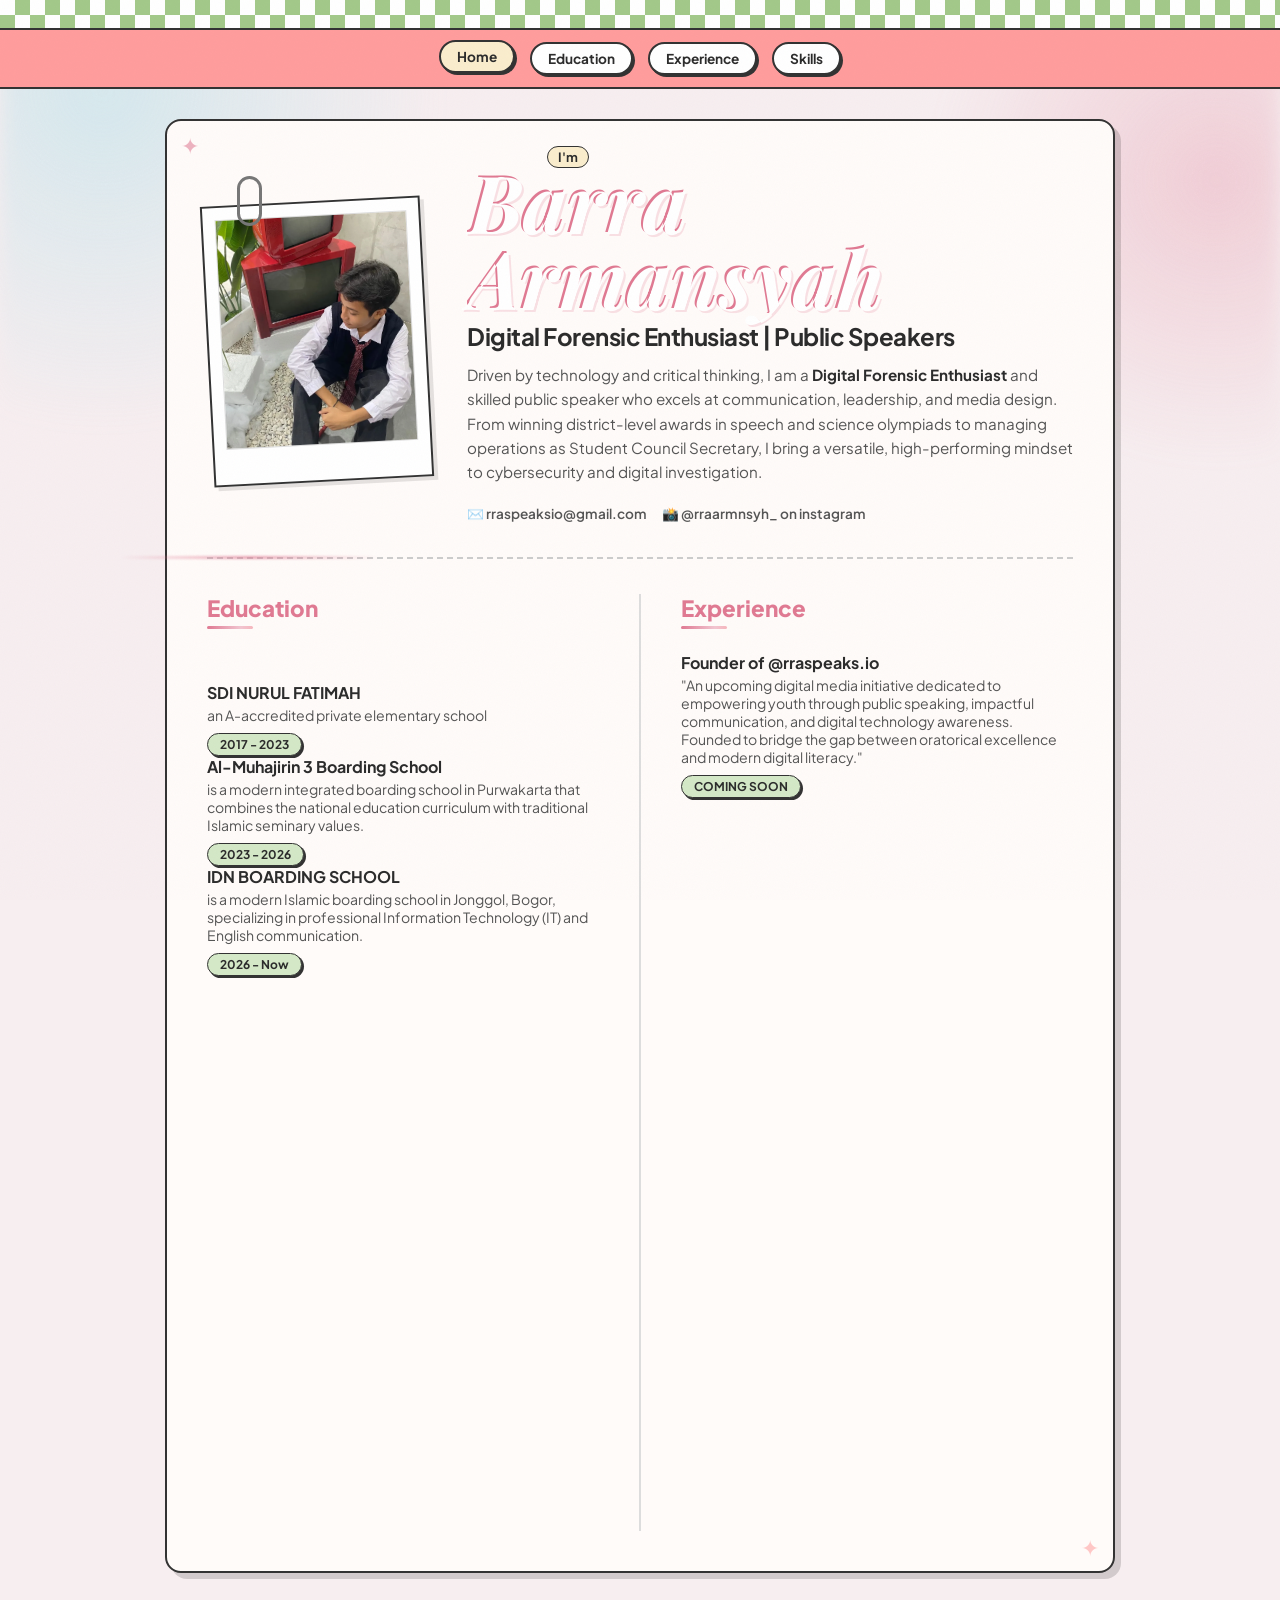
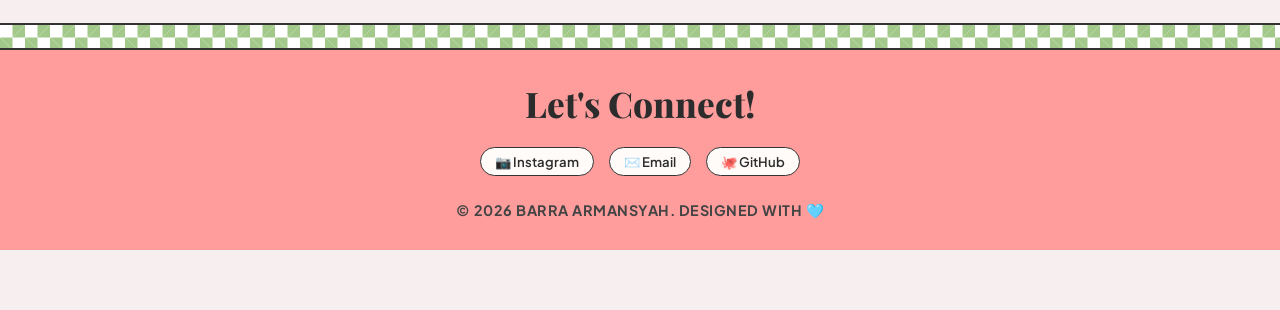
<file: index.html>
<!DOCTYPE html>
<html lang="id">
    
<head>
    
    <meta charset="UTF-8">
    <meta name="viewport" content="width=device-width, initial-scale=1.0">
    <title>Portfolio - Barra Armansyah</title>
    <link rel="stylesheet" href="main.css">
    <!-- Google Fonts untuk kesan aesthetic & retro -->
    <link href="https://fonts.googleapis.com/css2?family=Playfair+Display:ital,wght@1,700&family=Plus+Jakarta+Sans:wght@400;500;600;700&display=swap" rel="stylesheet">
    <link href="https://unpkg.com/aos@2.3.1/dist/aos.css" rel="stylesheet">

</head>
<body>

    <!-- HEADER & NAVBAR (id="home" ditambahkan di sini biar navbarnya bisa balik ke atas) -->
    <header class="top-banner" id="home">
        <div class="checkered-strip"></div>
        <nav class="scrapbook-nav">
            <a href="#home" class="nav-pill active">Home</a>
            <a href="#education" class="nav-pill">Education</a>
            <a href="#experience" class="nav-pill">Experience</a>
            <a href="#skills" class="nav-pill">Skills</a>
        </nav>
    </header>

    <main class="portfolio-container">
        
        <!-- BAGIAN ATAS: POLAROID & INTRO -->
        <section class="header-section" data-aos="zoom-out-right" data-aos-duration="2000">
            <div class="polaroid-wrapper">
                <div class="paperclip"></div>
                <div class="polaroid"><div data-aos="zoom-in-down" data-aos-duration="2000"></div>
                    <img src="barra.webp" alt="Barra Armansyah">
                    
                </div>
            </div>
            
            <div class="header-intro" data-aos="fade-left" data-aos-duration="2000">

                <div class="hello-badge">I'm</div>
                <h1 class="hello-title">Barra Armansyah</h1>
                <h2 class="name-subtitle">Digital Forensic Enthusiast | Public Speakers</h2>
                <p class="bio-text">
Driven by technology and critical thinking, I am a <strong>Digital Forensic Enthusiast</strong> and skilled public speaker who excels at communication, leadership, and media design. From winning district-level awards in speech and science olympiads to managing operations as Student Council Secretary, I bring a versatile, high-performing mindset to cybersecurity and digital investigation.                </p>
                <div class="header-contacts">
                    <div class="contact-pill">✉️  rraspeaksio@gmail.com</div>
                    <div class="contact-pill">📸 @rraarmnsyh_ on instagram</div>
                </div>
            </div>
        </section>

        <!-- Garis Pemisah Utama -->
        <div class="divider-line"></div>

        <!-- BAGIAN UTAMA: DUA KOLOM -->
        <div class="content-grid">
            
            <!-- KOLOM KIRI -->
            <div class="col-left">
                
                <!-- Education -->
                <div class="section-block" data-aos="fade-up" data-aos-duration="2000" id="education">
                    <h3 class="section-heading">Education</h3>
                    <div class="section-block" id="education"></div>
                    <div class="edu-item">
                        <h4>SDI NURUL FATIMAH</h4>
                        <p>an A-accredited private elementary school</p>
                        <span class="badge-green">2017 - 2023</span>
                        <h4>Al-Muhajirin 3 Boarding School</h4>
                        <p>is a modern integrated boarding school in Purwakarta that combines the national education curriculum with traditional Islamic seminary values.</p>
                        <span class="badge-green">2023 - 2026</span>
                        <h4>IDN BOARDING SCHOOL</h4>
                        <p>is a modern Islamic boarding school in Jonggol, Bogor, specializing in professional Information Technology (IT) and English communication.</p>
                        <span class="badge-green">2026 - Now</span>
                    </div>
                </div>

                <!-- Softwares -->
                <div class="section-block" data-aos="fade-up" data-aos-duration="2000" id="softwares">
                    <h3 class="section-heading">Softwares</h3>
                    <div class="software-icons">
                        <div class="sw-badge vs">VS</div>
                        <div class="sw-badge html">HTML</div>
                        <div class="sw-badge css">CSS</div>
                        <div class="sw-badge Canva">Canva</div>
                    </div>
                </div>

                <!-- Skills -->
                <div class="section-block" data-aos="fade-up" data-aos-duration="2000">
                    <h3 class="section-heading">Skills</h3>
                    <div class="section-block" id="skills"></div>
                    <div class="skills-pills">
                        <span class="pill-outline">Public speaking</span>
                        <span class="pill-outline">Technical & Digital Media</span>
                        <span class="pill-outline">Creative & Performing Arts</span>
                        <span class="pill-outline">Academic & Critical Thinking</span>
                        <span class="pill-outline">Team work</span>
                    </div>
                </div>

                <!-- Language -->
                <div class="section-block" data-aos="fade-up" data-aos-duration="2000">
                    <h3 class="section-heading">Language</h3>
                    <div class="lang-grid">
                        <div class="lang-box">
                            <strong>Indonesia</strong><br><small>Native</small>
                        </div>
                        <div class="lang-box">
                            <strong>English</strong><br><small>Intermediate</small>
                        </div>
                    </div>
                </div>

            </div>

            <!-- GARIS PEMISAH VERTIKAL -->
            <div class="col-divider"></div>

            <!-- KOLOM KANAN -->
            <div class="col-right">
                
                <div class="section-block" id="experience" data-aos="fade-up" data-aos-duration="2000">
    <h3 class="section-heading">Experience</h3>

    <div class="exp-item">
        <h4>Founder of @rraspeaks.io</h4>
        <p>"An upcoming digital media initiative dedicated to empowering youth through public speaking, impactful communication, and digital technology awareness. Founded to bridge the gap between oratorical excellence and modern digital literacy."</p>
        <span class="badge-green">COMING SOON</span>
    </div>
    
    <div class="exp-item" data-aos="fade-up" data-aos-duration="2000">
        <h4>Student Council</h4>
        <p>"Served as Student Council Secretary, managing organizational administration, official documentation, and cross-departmental communication for school-wide events."</p>
        <span class="badge-green">2025 - 2026</span>
    </div>

    <div class="exp-item" data-aos="fade-up" data-aos-duration="2000">
        <h4>COMPETITIONS & ACHIEVEMENTS</h4>
        <p>"Multi-award winner at the regency level in Speech, Debate, Poetry Reading, storytelling, and National Science & Social Olympiads (OSN), with fluent bilingual public speaking skills in English and Indonesian."</p>
        <span class="badge-green"></span>
    </div>

    <div class="exp-item" data-aos="fade-up" data-aos-duration="2000">
        <h4>CREATIVE & MEDIA PROJECTS</h4>
        <p>"Skilled in photo and video editing and graphic design, creating visual content and multimedia assets for various creative and promotional projects."</p>
        <span class="badge-green"></span>
    </div>
    
    <div class="exp-item" data-aos="fade-up" data-aos-duration="2000">
        <h4>ACTOR & SHORT MOVIES</h4>
        <p>"Featured as an actor in multiple short films, demonstrating character versatility, dramatic expression, and strong camera presence."</p>
        <span class="badge-green"></span>
    </div>

    <!-- Galeri Foto Pengalaman (Aesthetic Scrapbook) -->
    <div class="exp-gallery" data-aos="fade-up" data-aos-duration="2000">
        <div class="mini-polaroid">
            <div class="washi-tape"></div>
            <!-- Ganti exp1.jpg dengan nama file foto pengalamanmu -->
            <img src="sertifikat.png.png" alt="Documentation 1"> 
        </div>
        <div class="mini-polaroid">
            <div class="washi-tape"></div>
            <img src="public speaking.jpeg" alt="Documentation 2">
        </div>
        <div class="mini-polaroid">
            <div class="washi-tape"></div>
            <img src="penghargaan.png" alt="Documentation 3">
        </div>
    </div>

</div>
    </main>
<script src="https://unpkg.com/aos@2.3.1/dist/aos.js"></script>
<script>
  AOS.init();
</script>
<!-- FOOTER SECTION -->
    <footer class="scrapbook-footer">
        <div class="checkered-strip-footer"></div>
        <div class="footer-content">
            <h2 class="footer-title">Let's Connect!</h2>
            <div class="footer-links">
    <!-- Instagram (Membuka profil IG di tab baru) -->
    <a href="https://instagram.com/rraarmnsyh_" target="_blank" class="pill-outline">📷 Instagram</a>
    
    <!-- Email (Langsung membuka aplikasi email untuk kirim pesan) -->
    <a href="mailto:rraspeaks.io@gmail.com" class="pill-outline">✉️ Email</a>
    
    <!-- GitHub (Membuka profil GitHub di tab baru) -->
    <a href="https://github.com/rraspeaksio" target="_blank" class="pill-outline">🐙 GitHub</a>
</div>
            <p class="copyright-text">© 2026 Barra Armansyah. Designed with 🩵</p>
        </div>
    </footer>
</body>
</html>
</file>
<file: main.css>
/* ==========================================
   RESET & VARIABLES
   ========================================== */
:root {
    --bg-color: #f7eef0;             /* Warna latar pastel pink lembut */
    --card-bg: #fffbf9;             /* Warna dasar area konten */
    --text-dark: #2c2c2c;           /* Warna teks utama */
    --pink-accent: #e07a93;         /* Warna judul pink aesthetic */
    --green-badge: #d4e8c7;         /* Warna hijau pastel untuk badge tahun */
    --accent-color: #FF9D9D;        /* Warna biru muda tema */
    --border-color: #333333;        /* Warna garis tepi elemen */
}

* {
    margin: 0;
    padding: 0;
    box-sizing: border-box;
    font-family: 'Plus Jakarta Sans', sans-serif;
    color: var(--text-dark);
}

html {
    scroll-behavior: smooth;
    scrollbar-width: thin;
    scrollbar-color: var(--pink-accent) var(--bg-color);
}

body {
    background-color: var(--bg-color);
    padding: 0 0 60px 0;
    display: flex;
    flex-direction: column;
    align-items: center;
    position: relative;
    animation: pageFadeIn 1s ease both;
    overflow-x: hidden; /* Mencegah layar geser kanan-kiri di HP */
}

img {
    max-width: 100%;
    height: auto;
    display: block;
}

/* ==========================================
   TOP BANNER & NAVIGATION
   ========================================== */
.top-banner {
    width: 100%;
    background-color: var(--accent-color); 
    position: relative;
    border-bottom: 2px solid var(--border-color);
    display: flex;
    flex-direction: column;
    align-items: center;
    z-index: 1;
}

.checkered-strip {
    width: 100%;
    height: 30px;
    background-image: 
        linear-gradient(45deg, #a3c98a 25%, transparent 25%), 
        linear-gradient(-45deg, #a3c98a 25%, transparent 25%), 
        linear-gradient(45deg, transparent 75%, #a3c98a 75%), 
        linear-gradient(-45deg, transparent 75%, #a3c98a 75%);
    background-size: 30px 30px;
    background-position: 0 0, 0 15px, 15px -15px, -15px 0px;
    background-color: #ffffff;
    border-bottom: 2px solid var(--border-color);
    animation: stripDrift 18s linear infinite;
}

.scrapbook-nav {
    display: flex;
    gap: 15px;
    padding: 12px 10px;
    flex-wrap: wrap;
    justify-content: center;
}

.nav-pill {
    background-color: #ffffff;
    border: 2px solid var(--border-color);
    padding: 6px 16px;
    border-radius: 20px;
    font-size: 0.85rem;
    font-weight: 700;
    text-decoration: none;
    color: var(--text-dark);
    box-shadow: 2px 2px 0px var(--border-color);
    transition: transform 0.1s ease, background-color 0.1s ease;
    position: relative;
    overflow: hidden;
    isolation: isolate;
}

.nav-pill:hover, .nav-pill.active {
    background-color: #faedcd;
    transform: translateY(-2px);
}

.nav-pill::after {
    content: "";
    position: absolute;
    inset: 0;
    background: linear-gradient(115deg, transparent 40%, rgba(255,255,255,.7) 50%, transparent 60%);
    transform: translateX(-130%);
    pointer-events: none;
}

.nav-pill:hover::after {
    transform: translateX(130%);
    transition: transform .7s ease;
}

/* ==========================================
   PORTFOLIO CONTAINER
   ========================================== */
.portfolio-container {
    max-width: 950px;
    width: 92%;
    background: var(--card-bg);
    border: 2px solid var(--border-color);
    border-radius: 16px;
    margin-top: 30px;
    padding: 40px;
    box-shadow: 6px 6px 0px rgba(0, 0, 0, 0.15);
    position: relative;
    isolation: isolate;
    z-index: 1;
    animation: containerGlow 7s ease-in-out infinite;
}

/* ==========================================
   HEADER SECTION (POLAROID & HELLO)
   ========================================== */
.header-section {
    display: flex;
    gap: 40px;
    align-items: center;
}

.polaroid-wrapper {
    position: relative;
    animation: gentleFloat 4.5s ease-in-out infinite;
}

.paperclip {
    position: absolute;
    top: -25px;
    left: 30px;
    width: 25px;
    height: 50px;
    border: 3px solid #777;
    border-radius: 15px;
    z-index: 5;
    background: transparent;
    transform-origin: top center;
    animation: clipWiggle 4.5s ease-in-out infinite;
}

.polaroid {
    background: white;
    padding: 12px 12px 35px 12px;
    border: 2px solid var(--border-color);
    box-shadow: 4px 4px 0px rgba(0,0,0,0.1);
    transform: rotate(-3deg);
    width: 220px;
    position: relative;
    z-index: 1; 
    overflow: hidden;
    transition: transform 0.45s cubic-bezier(.34,1.56,.64,1), box-shadow 0.35s ease;
}

.polaroid img {
    width: 100%;
    height: 230px;
    object-fit: cover;
    border: 1px solid #ddd;
}

.polaroid::after {
    content: "";
    position: absolute;
    inset: 0;
    background: linear-gradient(115deg, transparent 40%, rgba(255,255,255,.75) 50%, transparent 60%);
    transform: translateX(-120%);
    pointer-events: none;
}

.polaroid:hover::after {
    transform: translateX(120%);
    transition: transform .9s ease;
}

.polaroid:hover {
    transform: scale(1.3) rotate(0deg);
    box-shadow: 15px 15px 25px rgba(0,0,0,0.3);
    z-index: 999;
    cursor: zoom-in;
}

.header-intro {
    flex: 1;
    position: relative;
}

.hello-badge {
    position: absolute;
    top: -15px;
    left: 80px;
    background: #faedcd;
    border: 1.5px solid var(--border-color);
    padding: 2px 10px;
    border-radius: 20px;
    font-size: 0.8rem;
    font-weight: 700;
    animation: badgeFloat 3.2s ease-in-out infinite;
}

.hello-title {
    font-family: 'Playfair Display', serif;
    font-style: italic;
    font-size: 5rem;
    line-height: 0.95;
    margin-bottom: 8px;
    text-shadow: 2px 2px 0px #fff, 4px 4px 0px rgba(224, 122, 147, 0.2);
    background: linear-gradient(100deg, var(--pink-accent) 30%, #f2b6c6 45%, #ffffff 50%, #f2b6c6 55%, var(--pink-accent) 70%);
    background-size: 300% 100%;
    -webkit-background-clip: text;
    background-clip: text;
    -webkit-text-fill-color: transparent;
    color: var(--pink-accent);
    animation: titleShimmer 6s ease-in-out infinite;
}

.name-subtitle {
    font-size: 1.5rem;
    font-weight: 700;
    margin-bottom: 12px;
    letter-spacing: -0.5px;
}

.bio-text {
    font-size: 0.95rem;
    line-height: 1.6;
    color: #555;
    margin-bottom: 20px;
}

.header-contacts {
    display: flex;
    gap: 15px;
    flex-wrap: wrap;
}

.contact-pill {
    font-size: 0.85rem;
    font-weight: 600;
    color: #555;
}

/* ==========================================
   CONTENT GRID & SEPARATORS
   ========================================== */
.divider-line {
    width: 100%;
    height: 2px;
    border-bottom: 2px dashed #ccc;
    margin: 35px 0;
    position: relative;
    overflow: visible;
}

.divider-line::after {
    content: "";
    position: absolute;
    top: -1px;
    left: -10%;
    width: 30%;
    height: 3px;
    background: linear-gradient(90deg, transparent, var(--pink-accent), transparent);
    opacity: 0.65;
    filter: blur(1px);
    animation: dividerTravel 5s ease-in-out infinite;
    pointer-events: none;
}

.content-grid {
    display: flex;
    gap: 40px;
}

.col-left, .col-right {
    flex: 1;
}

.col-divider {
    width: 2px;
    background-color: #ddd;
}

/* ==========================================
   SECTIONS & TYPOGRAPHY
   ========================================== */
.section-block {
    margin-bottom: 30px;
}

.section-block:last-child {
    margin-bottom: 0;
}

.section-heading {
    font-size: 1.4rem;
    font-weight: 800;
    color: var(--pink-accent);
    margin-bottom: 15px;
    text-transform: capitalize;
    position: relative;
    display: inline-block;
    padding-bottom: 8px;
}

.section-heading::after {
    content: "";
    display: block;
    width: 46px;
    height: 3px;
    margin-top: 4px;
    border-radius: 3px;
    background: linear-gradient(90deg, var(--pink-accent), #f2c6d1, var(--accent-color), var(--pink-accent));
    background-size: 220% 100%;
    animation: underlineShimmer 4s linear infinite;
}

.edu-item, .exp-item {
    margin-bottom: 20px;
}

.edu-item h4, .exp-item h4 {
    font-size: 1rem;
    font-weight: 700;
}

.edu-item p, .exp-item p {
    font-size: 0.88rem;
    color: #555;
    margin: 3px 0 8px 0;
}

.badge-green {
    display: inline-block;
    background-color: var(--green-badge);
    border: 1.5px solid var(--border-color);
    padding: 3px 12px;
    border-radius: 20px;
    font-size: 0.75rem;
    font-weight: 700;
    box-shadow: 2px 2px 0px var(--border-color);
    transition: transform 0.25s ease, box-shadow 0.25s ease;
}

.badge-green:hover {
    transform: translateY(-2px) scale(1.05);
    box-shadow: 3px 4px 0px var(--border-color);
}

.software-icons {
    display: flex;
    gap: 10px;
    flex-wrap: wrap;
}

.sw-badge {
    width: 45px;
    height: 45px;
    border: 2px solid var(--border-color);
    border-radius: 10px;
    display: flex;
    align-items: center;
    justify-content: center;
    font-weight: 800;
    font-size: 0.85rem;
    box-shadow: 2px 2px 0px var(--border-color);
    transition: transform 0.35s cubic-bezier(.34,1.56,.64,1), box-shadow 0.25s ease;
}

.sw-badge.vs { background-color: #cce3de; }
.sw-badge.html { background-color: #f7d6e0; }
.sw-badge.css { background-color: #e2ece9; }
.sw-badge.Canva { background-color: #faedcd; }

.sw-badge:hover {
    transform: translateY(-5px) rotate(-6deg) scale(1.08);
    box-shadow: 4px 6px 0px var(--border-color);
}

.skills-pills {
    display: flex;
    flex-wrap: wrap;
    gap: 8px;
}

.pill-outline {
    border: 1.5px solid var(--border-color);
    padding: 5px 14px;
    border-radius: 20px;
    font-size: 0.82rem;
    font-weight: 600;
    background: transparent;
    position: relative;
    overflow: hidden;
    transition: transform 0.25s ease, box-shadow 0.25s ease, background-color 0.25s ease;
}

.pill-outline::after {
    content: "";
    position: absolute;
    inset: 0;
    background: linear-gradient(115deg, transparent 40%, rgba(255,255,255,.6) 50%, transparent 60%);
    transform: translateX(-130%);
    pointer-events: none;
}

.pill-outline:hover {
    transform: translateY(-3px);
    box-shadow: 3px 3px 0px var(--border-color);
    background-color: #fdf2e9;
}

.pill-outline:hover::after {
    transform: translateX(130%);
    transition: transform .75s ease;
}

.lang-grid {
    display: flex;
    gap: 15px;
}

.lang-box {
    font-size: 0.85rem;
}

.lang-box small {
    color: #777;
}

/* ==========================================
   EXPERIENCE PHOTO GALLERY
   ========================================== */
.exp-gallery {
    display: flex;
    flex-wrap: wrap;
    gap: 15px;
    margin-top: 25px;
    padding-top: 15px;
    border-top: 2px dashed #ccc;
}

.mini-polaroid {
    position: relative;
    background: #fff;
    padding: 6px 6px 20px 6px;
    border: 1.5px solid var(--border-color);
    box-shadow: 3px 3px 0px rgba(0, 0, 0, 0.1);
    width: calc(33.333% - 10px);
    min-width: 100px;
    transition: transform 0.35s cubic-bezier(.34,1.56,.64,1), box-shadow 0.3s ease;
    z-index: 1;
    animation: polaroidDrift 5s ease-in-out infinite;
}

.mini-polaroid img {
    width: 100%;
    aspect-ratio: 1 / 1;
    object-fit: cover;
    border: 1px solid #ddd;
    filter: saturate(0.85);
    transition: filter 0.4s ease;
}

.mini-polaroid:hover img {
    filter: saturate(1.15) brightness(1.03);
}

.washi-tape {
    position: absolute;
    top: -8px;
    left: 50%;
    width: 40px;
    height: 15px;
    background-color: var(--accent-color);
    opacity: 0.8;
    border: 1px dashed rgba(0, 0, 0, 0.3);
    z-index: 2;
    animation: tapeFlutter 3.6s ease-in-out infinite;
}

.mini-polaroid:nth-child(1) { --tilt: -4deg; transform: rotate(var(--tilt)); animation-delay: 0s; }
.mini-polaroid:nth-child(2) { --tilt: 3deg; transform: rotate(var(--tilt)); margin-top: 10px; animation-delay: .6s; }
.mini-polaroid:nth-child(3) { --tilt: -2deg; transform: rotate(var(--tilt)); animation-delay: 1.2s; }

.mini-polaroid:hover {
    transform: scale(1.3) rotate(0deg);
    box-shadow: 8px 8px 15px rgba(0, 0, 0, 0.2);
    z-index: 10;
    animation-play-state: paused;
}

/* ==========================================
   FOOTER STYLING
   ========================================== */
.scrapbook-footer {
    width: 100%;
    margin-top: 50px;
    background-color: var(--accent-color);
    border-top: 2px solid var(--border-color);
    display: flex;
    flex-direction: column;
    align-items: center;
    text-align: center;
    z-index: 1;
}

.checkered-strip-footer {
    width: 100%;
    height: 25px;
    background-image: 
        linear-gradient(45deg, #a3c98a 25%, transparent 25%), 
        linear-gradient(-45deg, #a3c98a 25%, transparent 25%), 
        linear-gradient(45deg, transparent 75%, #a3c98a 75%), 
        linear-gradient(-45deg, transparent 75%, #a3c98a 75%);
    background-size: 25px 25px;
    background-position: 0 0, 0 12.5px, 12.5px -12.5px, -12.5px 0px;
    background-color: #ffffff;
    border-bottom: 2px solid var(--border-color);
    animation: stripDrift 15s linear infinite reverse;
}

.footer-content {
    padding: 30px 20px;
    width: 100%;
    max-width: 1000px;
}

.footer-title {
    font-family: 'Playfair Display', serif;
    font-weight: 800;
    font-size: 2.2rem;
    margin-bottom: 20px;
    background: linear-gradient(100deg, var(--text-dark) 30%, var(--pink-accent) 50%, var(--text-dark) 70%);
    background-size: 260% 100%;
    -webkit-background-clip: text;
    background-clip: text;
    -webkit-text-fill-color: transparent;
    color: var(--text-dark);
    animation: titleShimmer 7s ease-in-out infinite;
}

.footer-links {
    display: flex;
    justify-content: center;
    gap: 15px;
    margin-bottom: 25px;
    flex-wrap: wrap;
}

.footer-links .pill-outline {
    text-decoration: none;
    color: var(--text-dark);
    background-color: var(--card-bg);
    transition: all 0.2s ease;
    cursor: pointer;
}

.footer-links .pill-outline:hover {
    background-color: #faedcd;
    transform: translateY(-4px);
    box-shadow: 4px 4px 0px var(--border-color);
}

.copyright-text {
    font-size: 0.9rem;
    font-weight: 700;
    color: #444;
    text-transform: uppercase;
    letter-spacing: 0.5px;
}

/* ==========================================
   AMBIENT & DECORATION
   ========================================== */
body::before {
    content: "";
    position: fixed;
    inset: 0;
    z-index: 0;
    pointer-events: none;
    background:
        radial-gradient(38vw 38vw at 8% 10%, rgba(151, 221, 233, 0.35), transparent 70%),
        radial-gradient(32vw 32vw at 95% 20%, rgba(224, 122, 147, 0.28), transparent 70%),
        radial-gradient(40vw 40vw at 50% 100%, rgba(250, 237, 205, 0.55), transparent 70%);
    filter: blur(10px);
    animation: blobDrift 22s ease-in-out infinite;
}

body::after {
    content: "";
    position: fixed;
    inset: 0;
    z-index: 999;
    pointer-events: none;
    opacity: 0.035;
    mix-blend-mode: multiply;
    background-image: url("data:image/svg+xml;utf8,<svg xmlns='http://www.w3.org/2000/svg' width='120' height='120'><filter id='n'><feTurbulence type='fractalNoise' baseFrequency='0.85' numOctaves='2' stitchTiles='stitch'/></filter><rect width='100%25' height='100%25' filter='url(%23n)'/></svg>");
}

.portfolio-container::before,
.portfolio-container::after {
    content: "✦";
    position: absolute;
    color: var(--pink-accent);
    font-size: 1.4rem;
    opacity: 0.55;
    pointer-events: none;
    animation: twinkle 3s ease-in-out infinite;
}
.portfolio-container::before { top: 10px; left: 14px; }
.portfolio-container::after { bottom: 10px; right: 14px; animation-delay: 1.4s; color: var(--accent-color); }

/* ==========================================
   KEYFRAMES
   ========================================== */
@keyframes pageFadeIn { from { opacity: 0; } to { opacity: 1; } }
@keyframes containerGlow { 0%, 100% { box-shadow: 6px 6px 0px rgba(0, 0, 0, 0.15); } 50% { box-shadow: 6px 6px 0px rgba(0, 0, 0, 0.15), 0 0 34px rgba(224, 122, 147, 0.22); } }
@keyframes titleShimmer { 0% { background-position: 0% 50%; } 50% { background-position: 100% 50%; } 100% { background-position: 0% 50%; } }
@keyframes badgeFloat { 0%, 100% { transform: rotate(10deg) translateY(0); } 50% { transform: rotate(7deg) translateY(-4px); } }
@keyframes gentleFloat { 0%, 100% { transform: translateY(0); } 50% { transform: translateY(-8px); } }
@keyframes clipWiggle { 0%, 100% { transform: rotate(-15deg); } 50% { transform: rotate(-9deg); } }
@keyframes underlineShimmer { 0% { background-position: 0% 50%; } 100% { background-position: 220% 50%; } }
@keyframes stripDrift { 0% { background-position: 0 0, 0 15px, 15px -15px, -15px 0px; } 100% { background-position: 60px 0, 60px 15px, 75px -15px, -45px 0px; } }
@keyframes dividerTravel { 0% { left: -10%; } 50% { left: 80%; } 100% { left: -10%; } }
@keyframes polaroidDrift { 0%, 100% { transform: rotate(var(--tilt)) translateY(0); } 50% { transform: rotate(var(--tilt)) translateY(-6px); } }
@keyframes tapeFlutter { 0%, 100% { transform: translateX(-50%) rotate(-3deg); } 50% { transform: translateX(-50%) rotate(2deg); } }
@keyframes blobDrift { 0%, 100% { transform: translate(0, 0) scale(1); } 50% { transform: translate(-1.5%, 1.5%) scale(1.05); } }
@keyframes twinkle { 0%, 100% { opacity: 0.25; transform: scale(0.9) rotate(0deg); } 50% { opacity: 0.75; transform: scale(1.15) rotate(15deg); } }

/* ==========================================
   RESPONSIVE DESIGN (PENYESUAIAN HP/MOBILE)
   ========================================== */
@media screen and (max-width: 768px) {
    .portfolio-container {
        width: 95%;
        padding: 24px 16px;
        margin-top: 15px;
    }

    /* Merapikan Header & Foto Utama */
    .header-section {
        flex-direction: column;
        align-items: center;
        text-align: center;
        gap: 25px;
    }

    .polaroid {
        width: 190px;
    }

    .polaroid img {
        height: 200px;
    }

    /* Efek hover polaroid disesuaikan agar tidak meluap keluar layar HP */
    .polaroid:hover {
        transform: scale(1.1) rotate(0deg);
    }

    /* Mengubah ukuran Font "Hello" yang terlalu besar */
    .hello-title {
        font-size: 2.8rem;
        line-height: 1;
        margin-top: 10px;
    }

    .hello-badge {
        position: relative;
        top: 0;
        left: 0;
        display: inline-block;
        margin-bottom: 5px;
        transform: rotate(5deg);
    }

    .name-subtitle {
        font-size: 1.25rem;
    }

    .header-contacts {
        justify-content: center;
    }

    /* Mengubah Layout Konten menjadi 1 Kolom */
    .content-grid {
        flex-direction: column;
        gap: 20px;
    }

    .col-divider {
        display: none;
    }

    /* Galeri Foto Pengalaman dibuat 2 Kolom di HP */
    .exp-gallery {
        justify-content: center;
        gap: 12px;
    }

    .mini-polaroid {
        width: calc(50% - 10px);
        margin-top: 5px !important;
    }

    .mini-polaroid:hover {
        transform: scale(1.15) rotate(0deg);
    }

    /* Menu Navigasi & Footer */
    .scrapbook-nav {
        gap: 8px;
    }

    .nav-pill {
        padding: 5px 12px;
        font-size: 0.8rem;
    }

    .footer-title {
        font-size: 1.6rem;
    }
}

/* Penyesuaian khusus untuk HP dengan layar sangat kecil (di bawah 400px) */
@media screen and (max-width: 400px) {
    .hello-title {
        font-size: 2.2rem;
    }
    .mini-polaroid {
        width: 100%;
    }
}

@media (prefers-reduced-motion: reduce) {
    *, *::before, *::after {
        animation-duration: 0.001ms !important;
        animation-iteration-count: 1 !important;
        transition-duration: 0.001ms !important;
        scroll-behavior: auto !important;
    }
}
</file>
